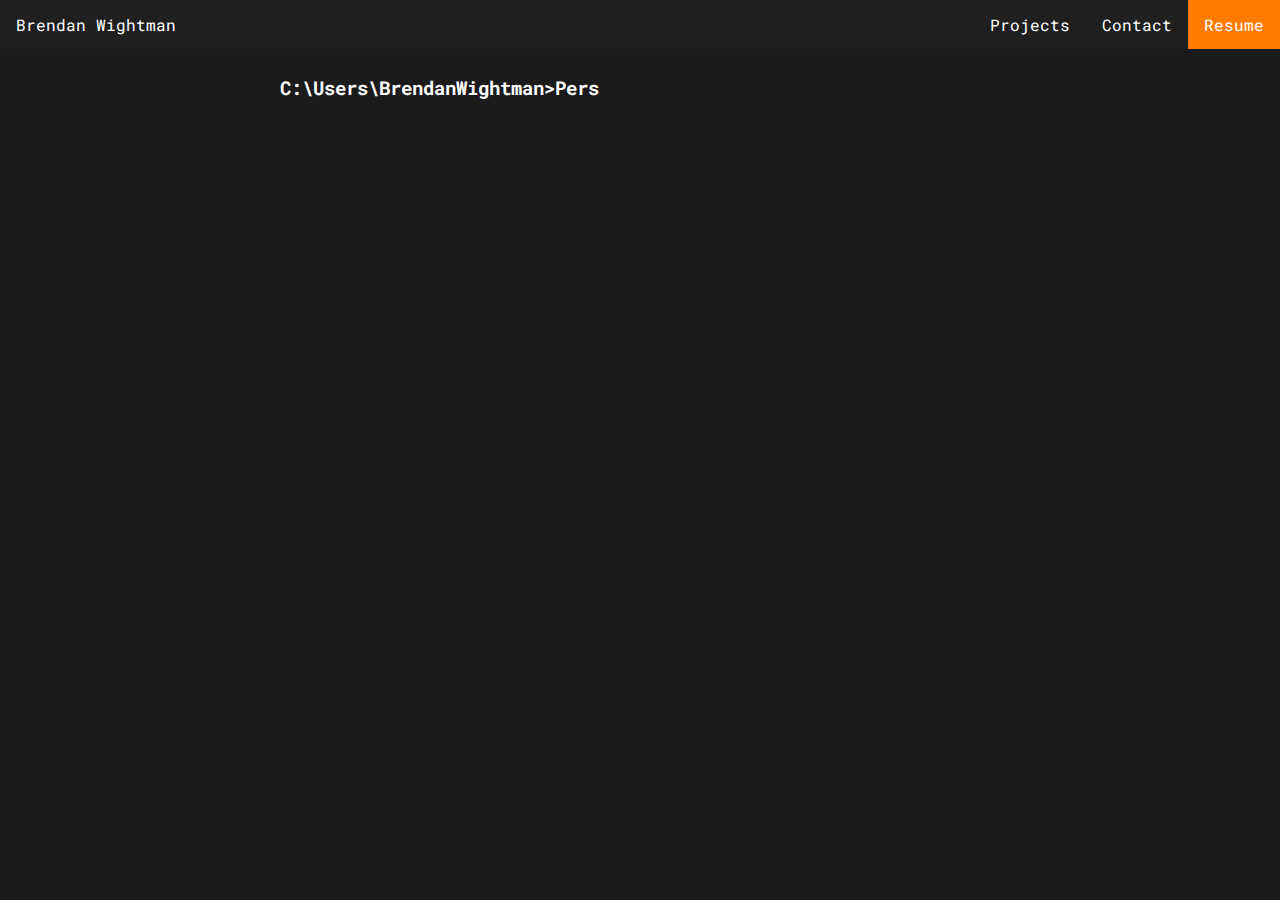
<file: index.html>
<!doctype html>

<html lang="en">
<head>
  <meta charset="utf-8">
  <meta name="google-site-verification" content="smjTC8dy2bqNrv0Ebf2_I-jLixJGiSW8auVt0FJ8xwY" />
  <meta name="viewport" content="width=device-width, initial-scale=1.0">

  <title>Brendan Wightman</title>
  <meta name="description" content="Brendan Wightman Portfolio">
  <meta name="author" content="Brendan Wightman">
  <link rel="stylesheet" href="styles.css">
  <link rel="preconnect" href="https://fonts.gstatic.com">
  <link href="https://fonts.googleapis.com/css2?family=Roboto+Mono:wght@300&display=swap" rel="stylesheet">
  <link rel="icon" href="Icon2.svg">

</head>
<body onload="cursor()">
    <header>
        <nav class="topNav">
            <ul>
                <li class="index"><a href="index.html">Brendan Wightman</a></li>
                <li class="resume"><a target="_blank" rel="noopener noreferrer" href="Resume.pdf">Resume</a></li>
                <li class="contact"><a href="Contact.html">Contact</a></li>
                <li class="projects"><a href="Projects.html">Projects</a></li>
            </ul>
        </nav>
    </header>
    <div class="mainCon">
        <h3 id="dir"></h3>
        <h1 id=intro></h1>
        <p id="fullIntro"></p>
        <div class="inCon">
            <p id="codingLan">
                > <strong>My Main Coding Language is</strong><br>
                -> C++
            </p>
            <p id="experience">
                > <strong>I Also Have Experience With</strong><br>
                -> HTML<br>
                -> Javascript<br>
                -> Python<br>
                -> CSS<br>
                -> SQL
            </p>
            
            <p id="relCourseWork">
                > <strong>Relevant Coursework Completed at Kent State University</strong><br>
                -> Programming Patterns<br>
                -> Data Structures/Abstraction<br> 
                -> Discrete Structures for Computer Science<br>
                -> Applied Linear Algebra<br>
                -> Computer Communications Networks
            </p>
            <p id="technologies">
                > <strong>Technologies/Environments</strong><br>
                -> Windows<br>
                -> Linux<br>
                -> Visual Studio Code<br>
                -> MySQL <br>
                -> Github
            </p>
            <p id="pExp">
                > <strong>Personal Experience</strong><br>
                -> <strong>Building and Maintaining PCs</strong><br>
                --> Windows 98-10 as well as Various Linux Distributions<br>
                --> More Than 10 Years Experience<br> 
                -> <strong>Home Servers</strong><br>
                --> Network Attached Storage<br>
                --> Enterprise Grade Firewall/Routing Software<br>
                --> Docker<br>
                --> Monitoring With A Time Series Database<br>
                --> DNS Sinkhole<br>
            </p>
        </div>
    </div>
   <script src="script.js"></script>
</body>
</html>
</file>
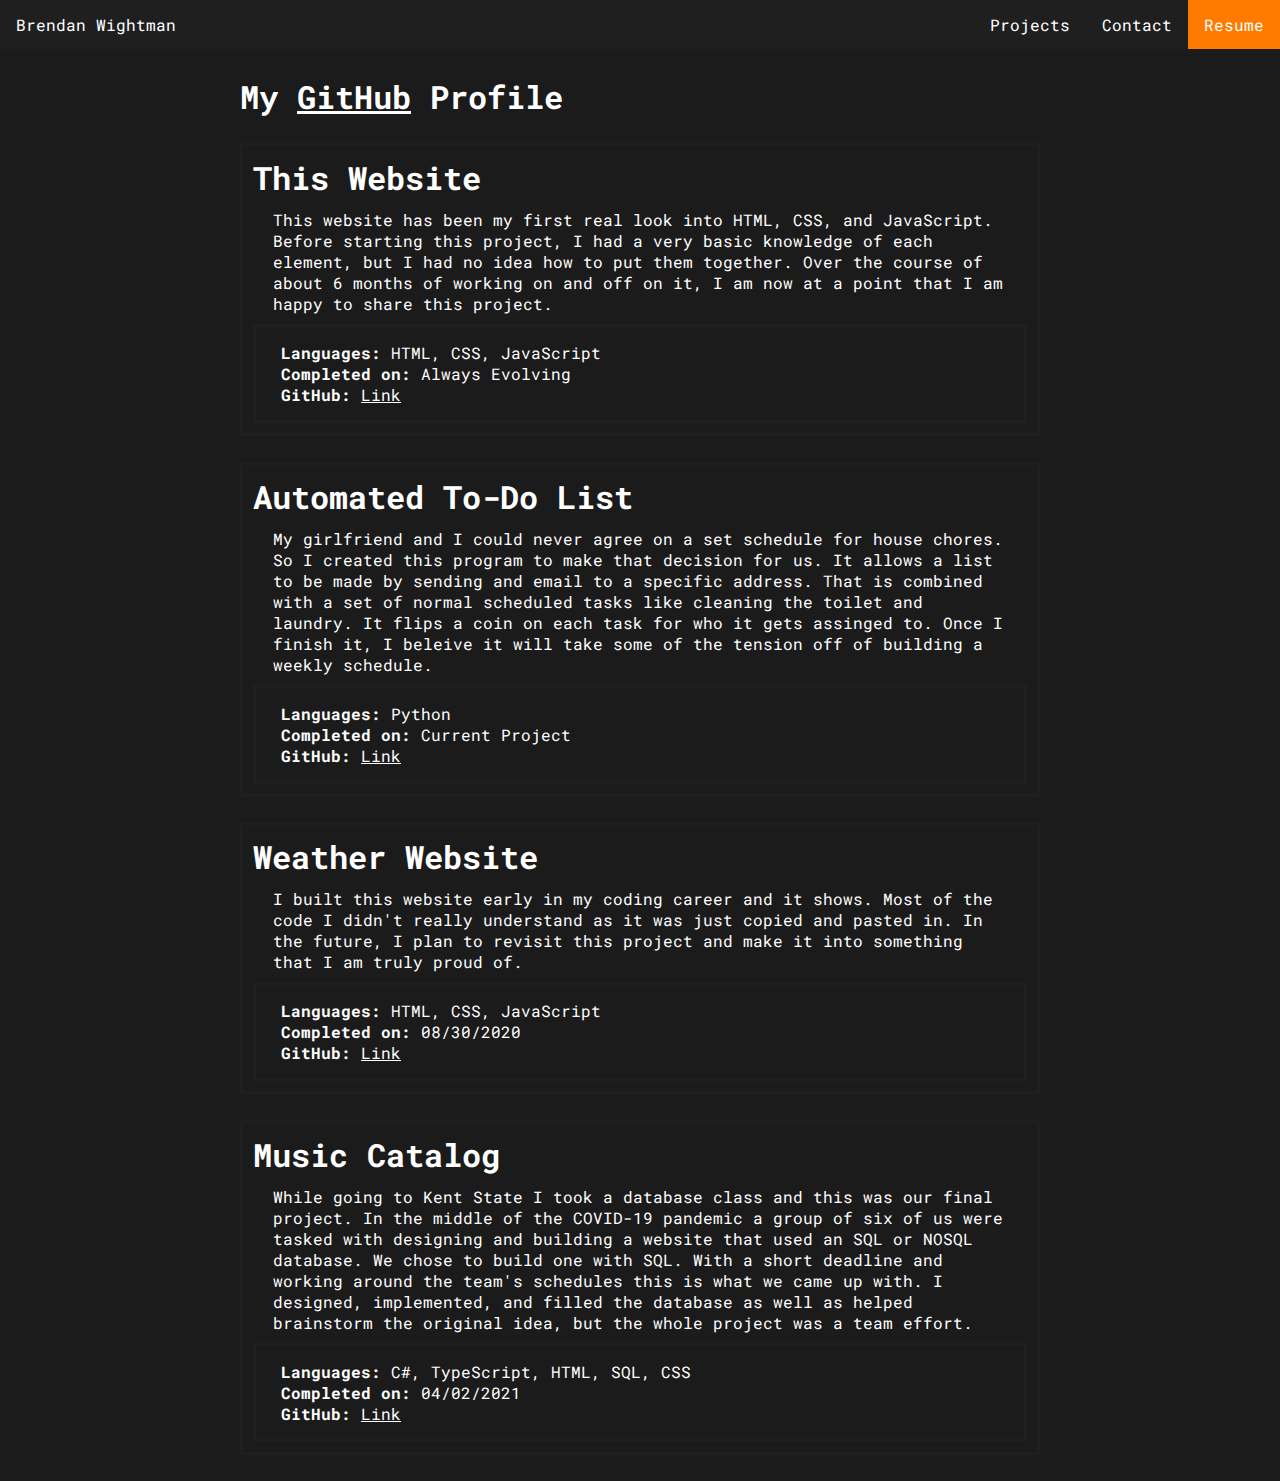
<file: Projects.html>
<!doctype html>

<html lang="en">
<head>
  <meta charset="utf-8">

  <meta name="viewport" content="width=device-width, initial-scale=1.0">
  <title>Brendan Wightman Projects</title>
  <meta name="description" content="Brendan Wightman Portfolio">
  <meta name="author" content="Brendan Wightman">
  <link rel="stylesheet" href="styles.css">
  <link rel="preconnect" href="https://fonts.gstatic.com">
  <link href="https://fonts.googleapis.com/css2?family=Roboto+Mono:wght@300&display=swap" rel="stylesheet">

</head>

<body>
    <header>
        <nav class="topNav">
            <ul>
                <li class="index"><a href="index.html">Brendan Wightman</a></li>
                <li class="resume"><a target="_blank" rel="noopener noreferrer" href="Resume.pdf">Resume</a></li>
                <li class="contact"><a href="Contact.html">Contact</a></li>
                <li class="projects"><a href="Projects.html">Projects</a></li>
            </ul>
        </nav>
    </header>
        <div  class="gitHub">
            <h1>My <a href="https://github.com/BrendanWightman"> GitHub</a> Profile</h1>
            <!-- <a href="https://github.com/BrendanWightman"><svg aria-hidden="true" height="30" viewBox="0 0 16 16" version="1.1" width="30" data-view-component="true" class="gitHubIcon">
                <path fill-rule="evenodd" d="M8 0C3.58 0 0 3.58 0 8c0 3.54 2.29 6.53 5.47 7.59.4.07.55-.17.55-.38 0-.19-.01-.82-.01-1.49-2.01.37-2.53-.49-2.69-.94-.09-.23-.48-.94-.82-1.13-.28-.15-.68-.52-.01-.53.63-.01 1.08.58 1.23.82.72 1.21 1.87.87 2.33.66.07-.52.28-.87.51-1.07-1.78-.2-3.64-.89-3.64-3.95 0-.87.31-1.59.82-2.15-.08-.2-.36-1.02.08-2.12 0 0 .67-.21 2.2.82.64-.18 1.32-.27 2-.27.68 0 1.36.09 2 .27 1.53-1.04 2.2-.82 2.2-.82.44 1.1.16 1.92.08 2.12.51.56.82 1.27.82 2.15 0 3.07-1.87 3.75-3.65 3.95.29.25.54.73.54 1.48 0 1.07-.01 1.93-.01 2.2 0 .21.15.46.55.38A8.013 8.013 0 0016 8c0-4.42-3.58-8-8-8z"></path>
            </svg></a> -->
        </div>
    <div class="projectDiv">
        <h1><a href="https://github.com/BrendanWightman/BrendanWightman.github.io" style="text-decoration: none; color: white;">This Website</a></h1>
        <p>
            This website has been my first real look into HTML, CSS, and JavaScript.
            Before starting this project, I had a very basic knowledge of each element, but 
            I had no idea how to put them together. Over the course of about 6 months of working 
            on and off on it, I am now at a point that I am happy to share this project.
        </p>
        <div class="innerProjectDiv">
            <p>
                <b>Languages:</b> HTML, CSS, JavaScript <br>
                <b>Completed on:</b> Always Evolving <br>
                <b>GitHub:</b> <a href="https://github.com/BrendanWightman/BrendanWightman.github.io"> Link</a>
            </p>
        </div>
    </div>
    <div class="projectDiv">
        <h1><a href="#" style="text-decoration: none; color: white;">Automated To-Do List</a></h1>
        <p>
            My girlfriend and I could never agree on a set schedule for house chores. 
            So I created this program to make that decision for us. It allows a list to 
            be made by sending and email to a specific address. That is combined with a set of 
            normal scheduled tasks like cleaning the toilet and laundry. It flips a coin on each task
            for who it gets assinged to. Once I finish it, I beleive it will take some of the tension
            off of building a weekly schedule.

        </p>
        <div class="innerProjectDiv">
            <p>
                <b>Languages:</b> Python <br>
                <b>Completed on:</b> Current Project <br>
                <b>GitHub:</b> <a href="#"> Link</a>
            </p>
        </div>
    </div>
    <div class="projectDiv">
        <h1><a href="https://github.com/BrendanWightman/Weather" style="text-decoration: none; color: white;">Weather Website</a></h1>
        <p>
            I built this website early in my coding career and it shows. Most of the code I didn't really
            understand as it was just copied and pasted in. In the future, I plan to revisit this project
            and make it into something that I am truly proud of.
        </p>
        <div class="innerProjectDiv">
            <p>
                <b>Languages:</b> HTML, CSS, JavaScript <br>
                <b>Completed on:</b> 08/30/2020 <br>
                <b>GitHub:</b> <a href="https://github.com/BrendanWightman/Weather"> Link</a>
            </p>
        </div>
    </div>
    <div class="projectDiv">
        <h1><a href="https://github.com/shaugland/DatabaseMusicCatalog" style="text-decoration: none; color: white;">Music Catalog</a></h1>
        <p>
           While going to Kent State I took a database class and this was our final project.
           In the middle of the COVID-19 pandemic a group of six of us were tasked with designing 
           and building a website that used an SQL or NOSQL database. We chose to build one with SQL.
           With a short deadline and working around the team's schedules this is what we came up with.
           I designed, implemented, and filled the database as well as helped brainstorm the original idea,
           but the whole project was a team effort.
        </p>
        <div class="innerProjectDiv">
            <p>
                <b>Languages:</b> C#, TypeScript, HTML, SQL, CSS <br>
                <b>Completed on:</b> 04/02/2021<br>
                <b>GitHub:</b> <a href="https://github.com/shaugland/DatabaseMusicCatalog"> Link</a>
            </p>
        </div>
    </div>
</body>
</html>
</file>
<file: styles.css>
*{
    margin: 0px;
    padding: 0px;
    box-sizing: border-box;
    font-family: 'Roboto Mono', monospace, Helvetica;
}

body{
    background-color:#1b1b1b;
    color: white;
    font: 16px;
    overflow-y: scroll;
}

header{
    overflow: hidden;
    background-color: #1f1f1f;
}

.topNav ul{
    list-style-type: none;
    overflow: hidden;
}

.topNav li{
    float: right;
}

li.index{
    float: left;
}

.topNav li a{
    display: block;
    color: white;
    text-align: center;
    padding: 14px 16px;
    text-decoration: none;
}

.resume{
    background-color: rgb(255, 123, 0);
}

.topNav li.contact a:hover, li.projects a:hover {
    background-color: orange;
}

#dir{
    width: 90%;
    margin: 0 auto;
}

.mainCon, #intro, #fullIntro{
    width: 90%;
    max-width: 800px;
    margin: 2% auto;
}

#codingLan{
    margin: 7% 5% 5% 5%;
    display: none;
    animation-duration: 4s;
}

#relCourseWork{
    display: none; 
    margin: 5%;
    animation-duration: 5s;
}

#experience{
    display: none;
    margin: 5%;
    animation-duration: 4.5s;
}

#technologies{
    display: none;
    margin: 5%; 
    animation-duration: 5.5s;
}

#pExp{
    display: none;
    margin: 5%; 
    animation-duration: 6s;
}

#codingLan, #relCourseWork, #experience,
#technologies, #pExp{
    position: relative;
    animation-name: upSlide;
    animation-iteration-count: initial;
}

#asciiSpc{
    white-space: pre;
}

.insideProlink{
    color: white;
}

.projectDiv{
    width: 90%;
    max-width: 800px;
    margin: 2% auto;
    border-style: solid;
    border-color: #1f1f1f;
    padding: 10px;
}

.projectDiv p{
    margin: 10px 20px 10px 20px;
}

.innerProjectDiv{
    border-style: solid;
    border-color: #1f1f1f;
    padding: 5px;
}

.innerProjectDiv a{
    color: white; 
}

.linkIn a, .insta a, .email a, .gitHubContact a{
    text-decoration: none;
    color: white;
}

.gitHub a{
    color: white;
    text-decoration: underline;
}

.gitHub{
    width: 90%;
    max-width: 800px;
    margin: 2% auto;
}

.socialLink{
    width: 100%;
    margin: 0 auto;
    text-align: center;
}

@media (max-width: 700px){
    #codingLan, #relCourseWork, 
    #experience, #technologies, #pExp{
        width: 90%;
    }
}

@media (max-width: 590px){
    #dir{
        font-size: 14px;
    }
    .manCon {
        margin: 5% 0;
    }
}

@media (max-width: 500px){
    *{
        font-size: 13px;
    }
    #codingLan, #relCourseWork, 
    #experience, #technologies, #pExp{
        width: 100%;
        margin: 10px 0 10px 0;
        font-size: 11px;
    }
    #fullIntro, #intro{
        width: 100%;
        margin: 0;
        font-size: 12px;
    }
}

::-webkit-scrollbar {
    width: 10px;
}
  
::-webkit-scrollbar-track {
    background: #2c2c2c;
}
  
::-webkit-scrollbar-thumb {
    background: #888;
}
  
::-webkit-scrollbar-thumb:hover {
    background: #555;
}

@keyframes upSlide {
    from{top: 100vh; opacity: 0;}
    70% {opacity: 1;}
    to{top: 0vh; opacity: 1;}
}
</file>
